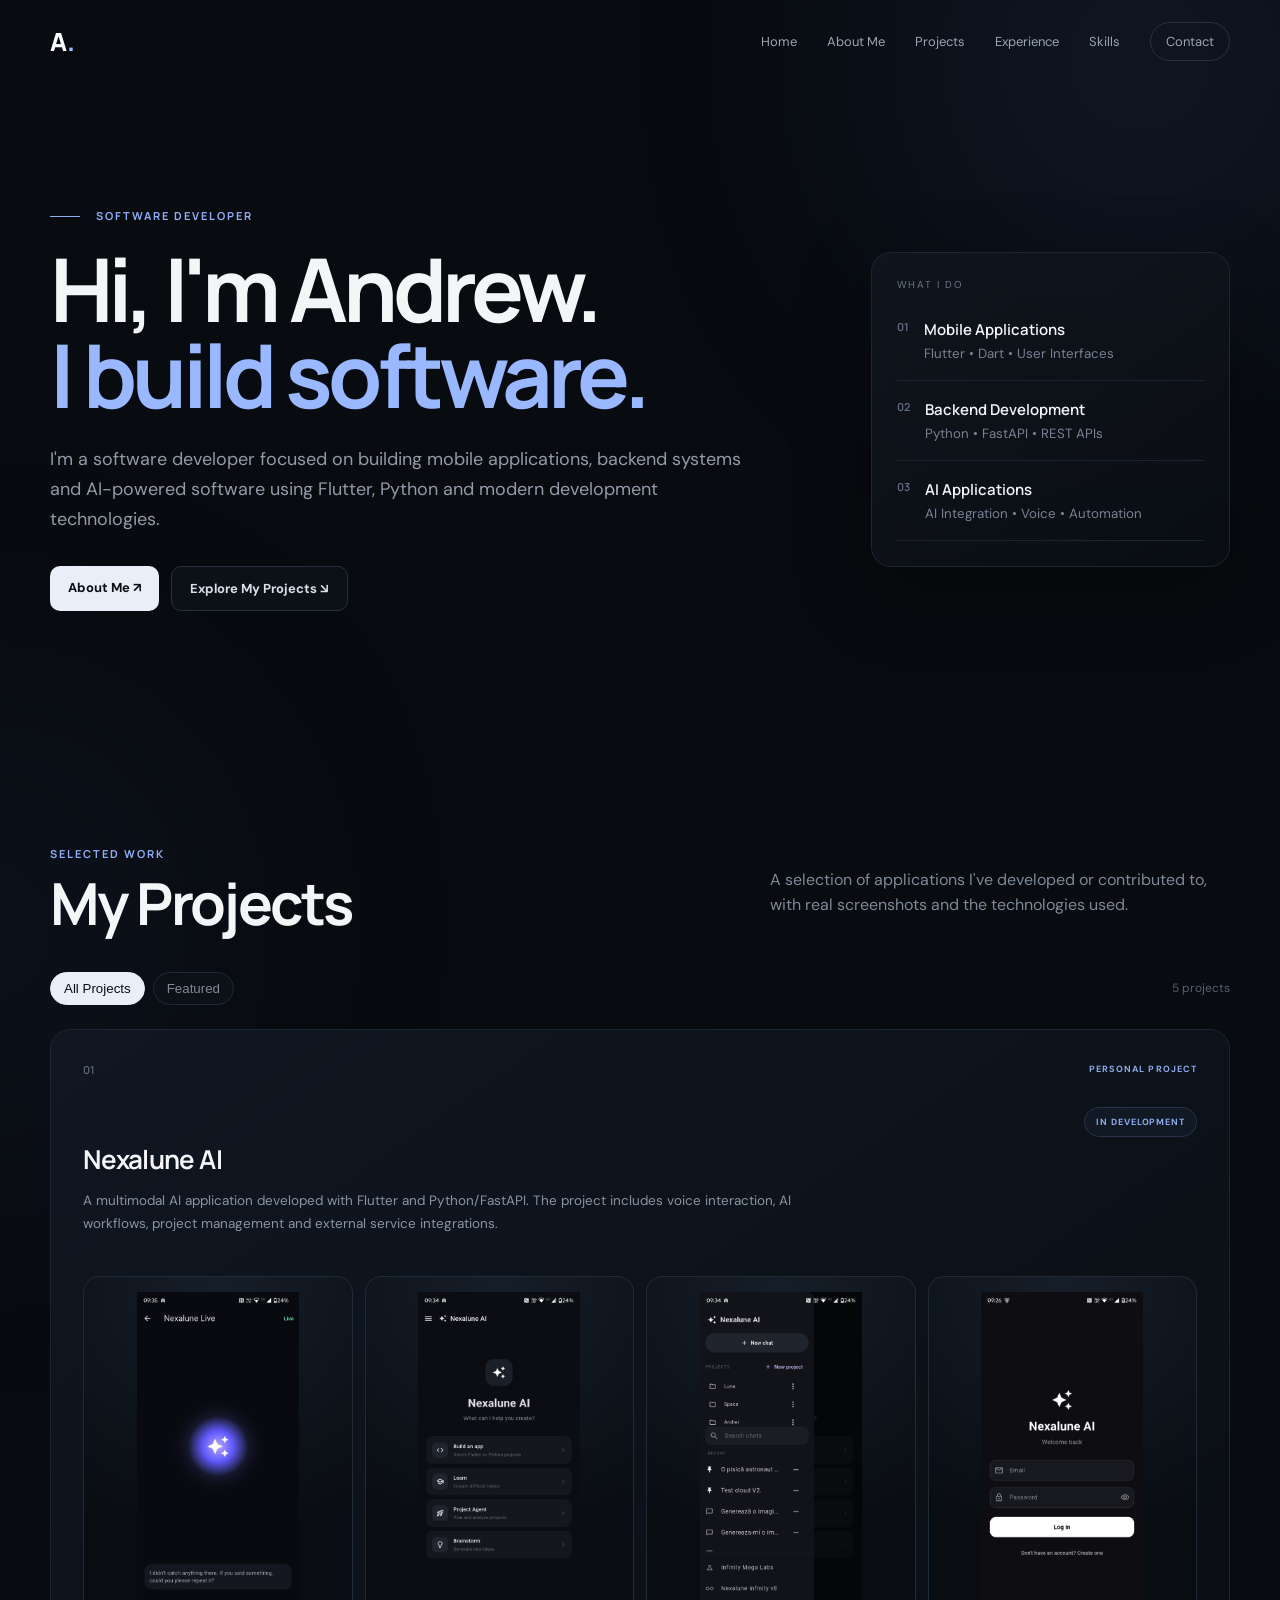
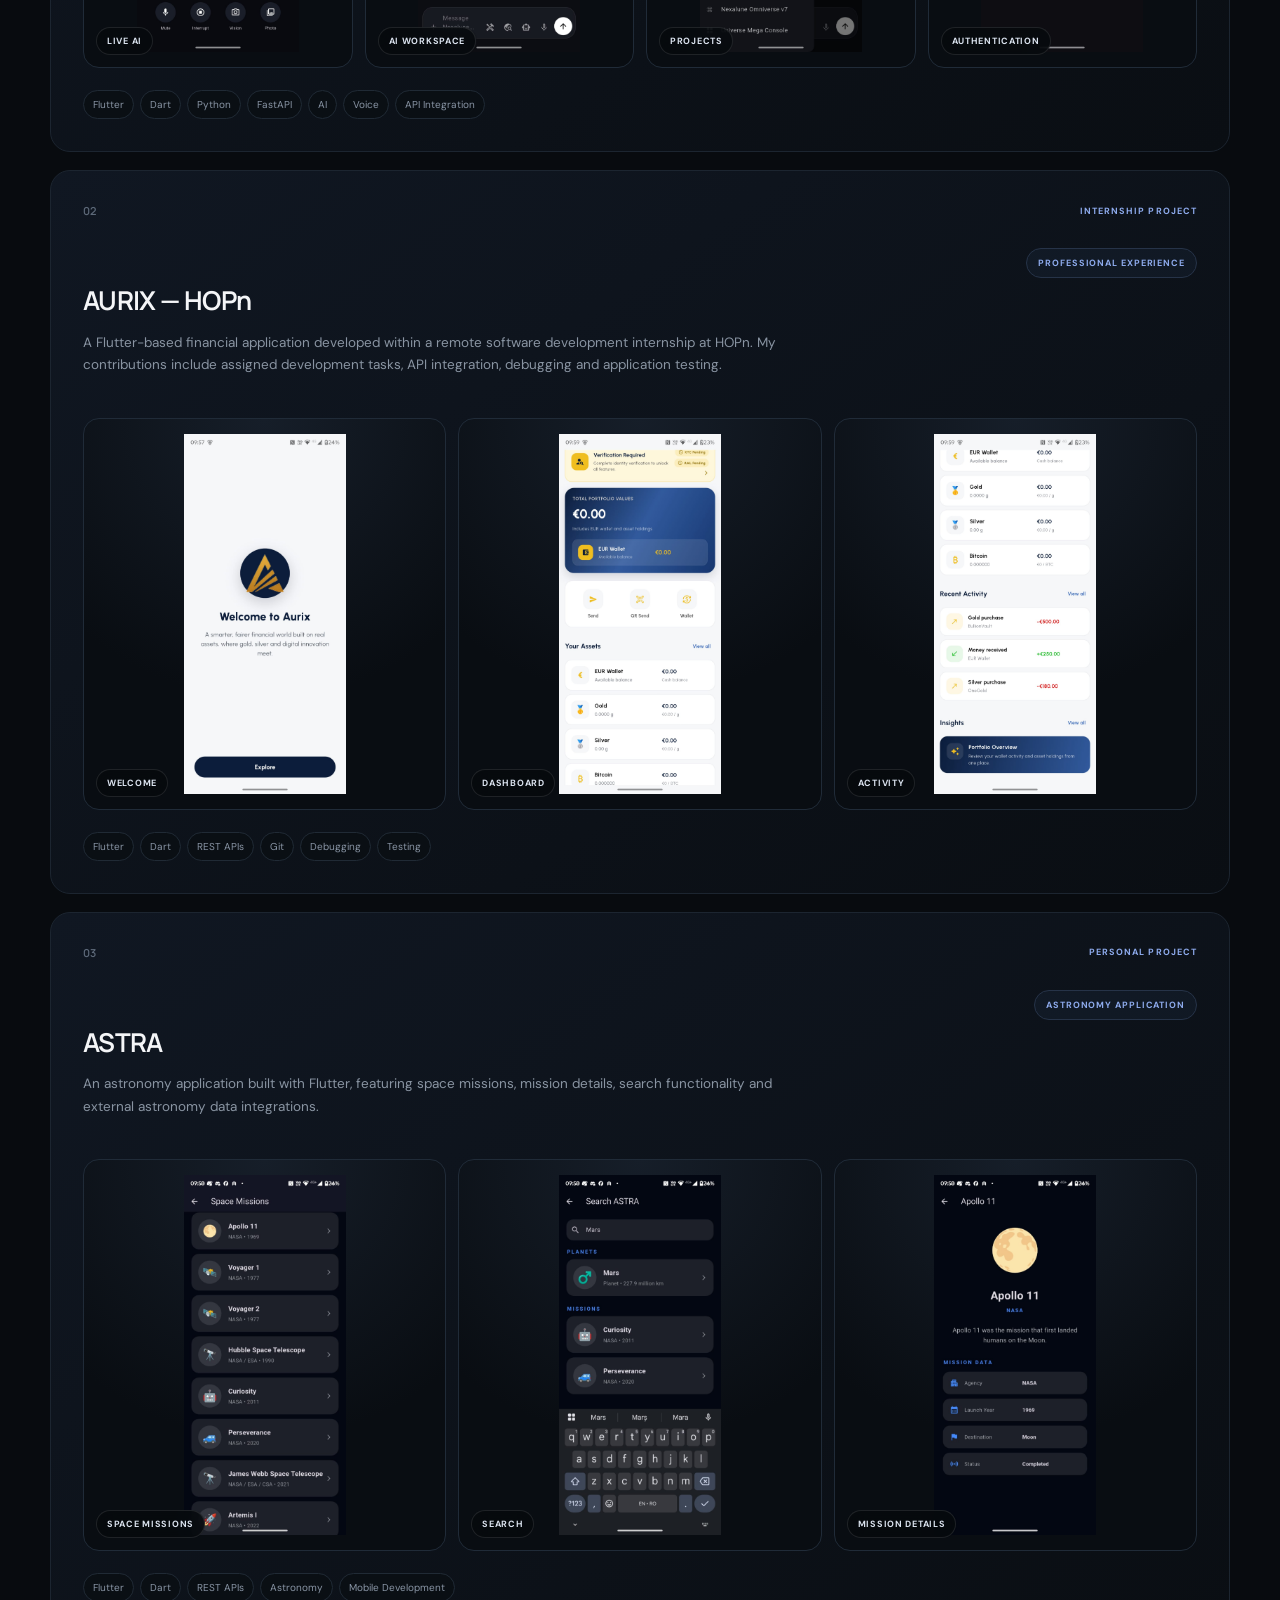
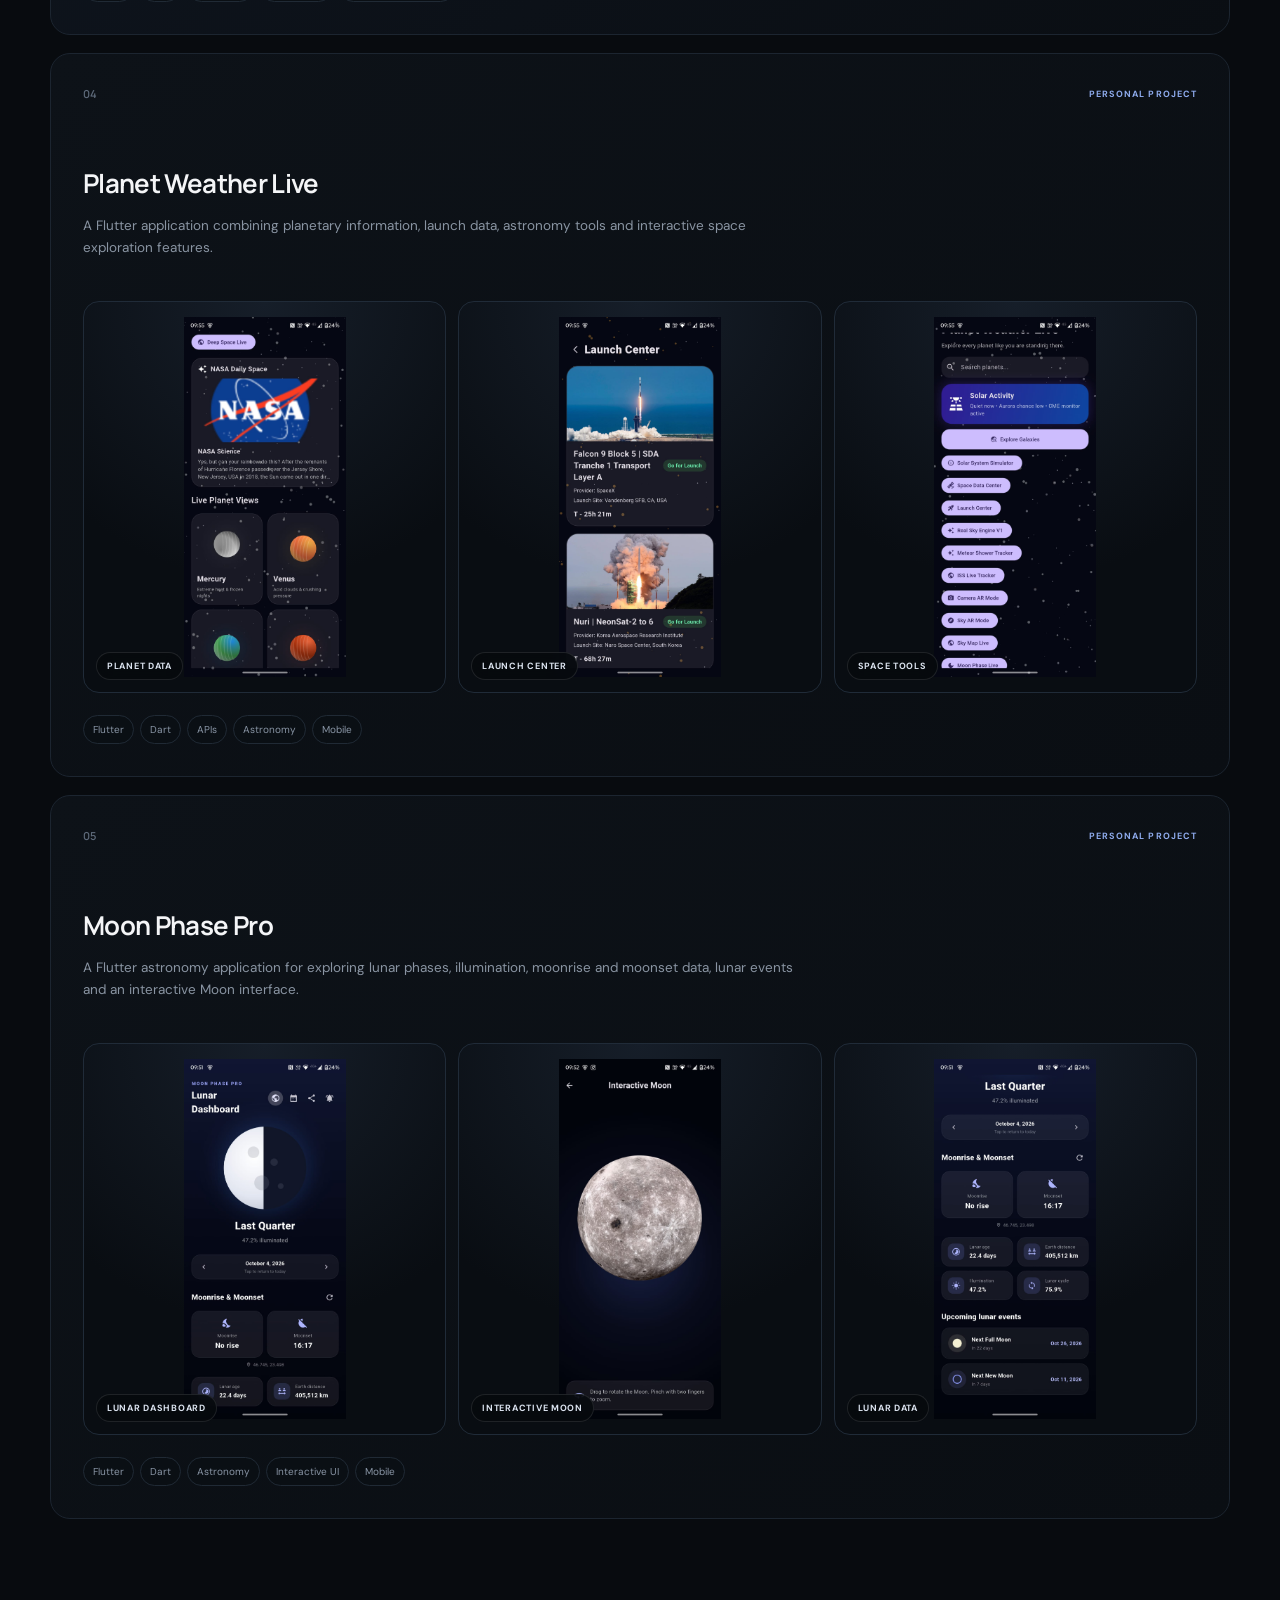
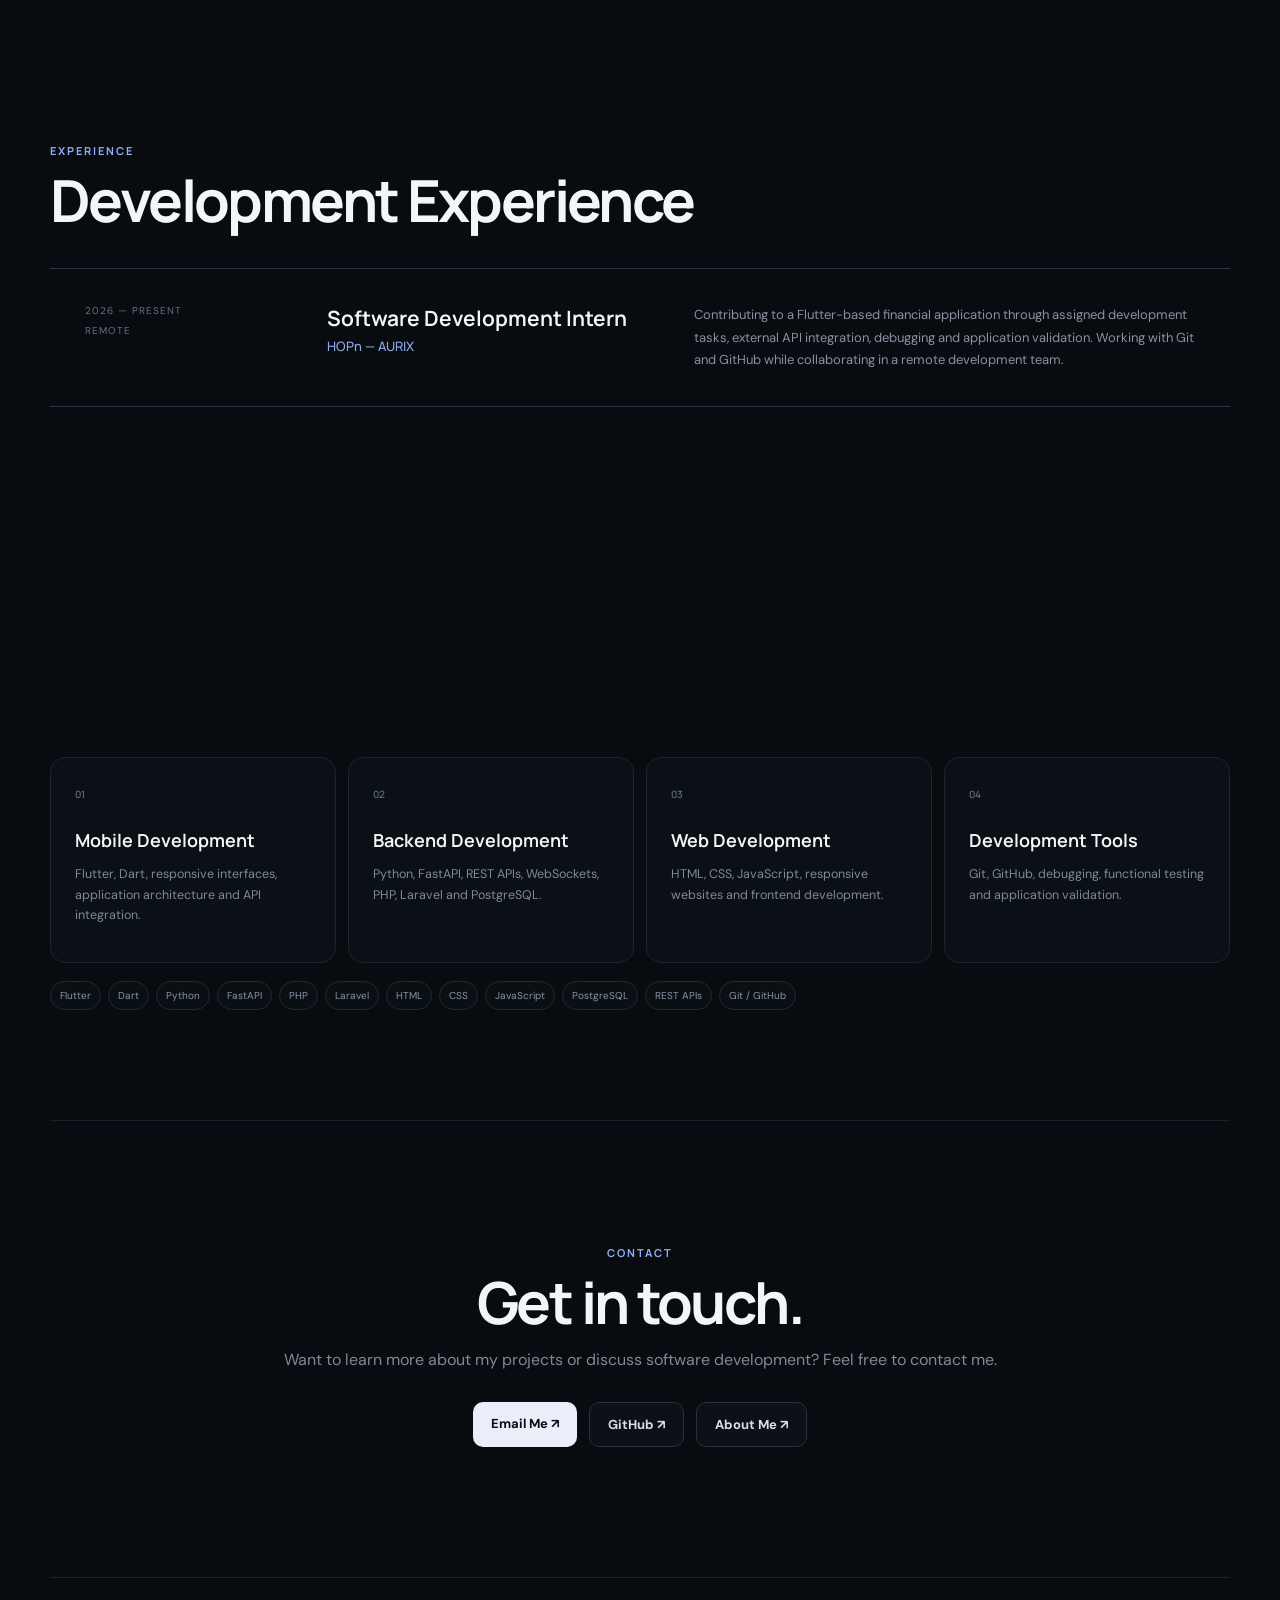
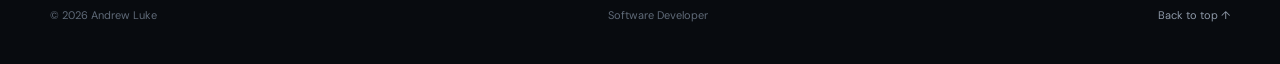
<file: index.html>
<!doctype html>
<html lang="en">

<head>
  <meta charset="utf-8">
  <meta name="viewport" content="width=device-width, initial-scale=1">

  <meta
    name="description"
    content="Andrew Luke — Software Developer specializing in Flutter, Python, APIs and AI applications."
  >

  <title>Andrew Luke — Software Developer</title>

  <link rel="preconnect" href="https://fonts.googleapis.com">
  <link rel="preconnect" href="https://fonts.gstatic.com" crossorigin>

  <link
    href="https://fonts.googleapis.com/css2?family=DM+Sans:wght@400;500;600;700&family=Manrope:wght@500;600;700;800&display=swap"
    rel="stylesheet"
  >

  <link rel="stylesheet" href="style.css">
</head>

<body>

  <div class="noise"></div>
  <div class="orb orb1"></div>
  <div class="orb orb2"></div>

  <!-- ========================= -->
  <!-- NAVIGATION -->
  <!-- ========================= -->

  <header class="nav shell">

    <a class="logo" href="#home">
      A<span>.</span>
    </a>

    <nav>
      <a href="#home">Home</a>
      <a href="about.html">About Me</a>
      <a href="#work">Projects</a>
      <a href="#experience">Experience</a>
      <a href="#skills">Skills</a>
      <a class="pill" href="#contact">Contact</a>
    </nav>

  </header>

  <main>

    <!-- ========================= -->
    <!-- HOME -->
    <!-- ========================= -->

    <section class="hero shell" id="home">

      <div class="hero-copy reveal">

        <div class="overline">
          <i></i>
          SOFTWARE DEVELOPER
        </div>

        <h1>
          Hi, I'm Andrew.
          <br>
          <em>I build software.</em>
        </h1>

        <p>
          I'm a software developer focused on building
          mobile applications, backend systems and
          AI-powered software using Flutter, Python
          and modern development technologies.
        </p>

        <div class="actions">

          <a class="button primary" href="about.html">
            About Me <b>↗</b>
          </a>

          <a class="button secondary" href="#work">
            Explore My Projects ↘
          </a>

        </div>

      </div>

      <div class="hero-panel reveal">

        <div class="panel-label">
          WHAT I DO
        </div>

        <div class="focus-item">
          <span>01</span>

          <div>
            <b>Mobile Applications</b>
            <small>
              Flutter • Dart • User Interfaces
            </small>
          </div>
        </div>

        <div class="focus-item">
          <span>02</span>

          <div>
            <b>Backend Development</b>
            <small>
              Python • FastAPI • REST APIs
            </small>
          </div>
        </div>

        <div class="focus-item">
          <span>03</span>

          <div>
            <b>AI Applications</b>
            <small>
              AI Integration • Voice • Automation
            </small>
          </div>
        </div>

      </div>

    </section>

    <!-- ========================= -->
    <!-- PROJECTS -->
    <!-- ========================= -->

    <section class="section shell" id="work">

      <div class="section-title reveal">

        <div>
          <span class="overline">
            SELECTED WORK
          </span>

          <h2>
            My Projects
          </h2>
        </div>

        <p>
          A selection of applications I've developed
          or contributed to, with real screenshots
          and the technologies used.
        </p>

      </div>

      <div class="filters reveal">

        <button class="active" data-filter="all">
          All Projects
        </button>

        <button data-filter="featured">
          Featured
        </button>

        <span>
          5 projects
        </span>

      </div>

      <div class="project-grid">

        <!-- ========================= -->
        <!-- PROJECT 01: NEXALUNE AI -->
        <!-- ========================= -->

        <article
          class="project-card featured-card showcase-card"
          data-project
        >

          <div class="card-top">

            <span class="index">
              01
            </span>

            <span class="badge">
              PERSONAL PROJECT
            </span>

          </div>

          <div class="showcase-heading">

            <div>

              <h3>
                Nexalune AI
              </h3>

              <p>
                A multimodal AI application developed
                with Flutter and Python/FastAPI.
                The project includes voice interaction,
                AI workflows, project management
                and external service integrations.
              </p>

            </div>

            <span class="product-status">
              IN DEVELOPMENT
            </span>

          </div>

          <div class="project-gallery">

            <div class="project-shot">

              <img
                src="assets/nexalune-live.jpeg"
                alt="Nexalune AI live interface"
                loading="lazy"
              >

              <span class="shot-label">
                Live AI
              </span>

            </div>

            <div class="project-shot">

              <img
                src="assets/nexalune-home.jpeg"
                alt="Nexalune AI home workspace"
                loading="lazy"
              >

              <span class="shot-label">
                AI Workspace
              </span>

            </div>

            <div class="project-shot">

              <img
                src="assets/nexalune-projects.jpeg"
                alt="Nexalune AI projects"
                loading="lazy"
              >

              <span class="shot-label">
                Projects
              </span>

            </div>

            <div class="project-shot">

              <img
                src="assets/nexalune-login.jpeg"
                alt="Nexalune AI login screen"
                loading="lazy"
              >

              <span class="shot-label">
                Authentication
              </span>

            </div>

          </div>

          <div class="tags">

            <span>Flutter</span>
            <span>Dart</span>
            <span>Python</span>
            <span>FastAPI</span>
            <span>AI</span>
            <span>Voice</span>
            <span>API Integration</span>

          </div>

        </article>

        <!-- ========================= -->
        <!-- PROJECT 02: AURIX -->
        <!-- ========================= -->

        <article
          class="project-card featured-card showcase-card"
          data-project
        >

          <div class="card-top">

            <span class="index">
              02
            </span>

            <span class="badge">
              INTERNSHIP PROJECT
            </span>

          </div>

          <div class="showcase-heading">

            <div>

              <h3>
                AURIX — HOPn
              </h3>

              <p>
                A Flutter-based financial application
                developed within a remote software
                development internship at HOPn.

                My contributions include assigned
                development tasks, API integration,
                debugging and application testing.
              </p>

            </div>

            <span class="product-status">
              PROFESSIONAL EXPERIENCE
            </span>

          </div>

          <div class="project-gallery">

            <div class="project-shot">

              <img
                src="assets/aurix-welcome.jpeg"
                alt="AURIX welcome interface"
                loading="lazy"
              >

              <span class="shot-label">
                Welcome
              </span>

            </div>

            <div class="project-shot">

              <img
                src="assets/aurix-dashboard.jpeg"
                alt="AURIX financial dashboard"
                loading="lazy"
              >

              <span class="shot-label">
                Dashboard
              </span>

            </div>

            <div class="project-shot">

              <img
                src="assets/aurix-activity.jpeg"
                alt="AURIX application activity"
                loading="lazy"
              >

              <span class="shot-label">
                Activity
              </span>

            </div>

          </div>

          <div class="tags">

            <span>Flutter</span>
            <span>Dart</span>
            <span>REST APIs</span>
            <span>Git</span>
            <span>Debugging</span>
            <span>Testing</span>

          </div>

        </article>

        <!-- ========================= -->
        <!-- PROJECT 03: ASTRA -->
        <!-- ========================= -->

        <article
          class="project-card featured-card showcase-card"
          data-project
        >

          <div class="card-top">

            <span class="index">
              03
            </span>

            <span class="badge">
              PERSONAL PROJECT
            </span>

          </div>

          <div class="showcase-heading">

            <div>

              <h3>
                ASTRA
              </h3>

              <p>
                An astronomy application built with
                Flutter, featuring space missions,
                mission details, search functionality
                and external astronomy data integrations.
              </p>

            </div>

            <span class="product-status">
              ASTRONOMY APPLICATION
            </span>

          </div>

          <div class="project-gallery">

            <div class="project-shot">

              <img
                src="assets/astra-missions.jpeg"
                alt="ASTRA space missions"
                loading="lazy"
              >

              <span class="shot-label">
                Space Missions
              </span>

            </div>

            <div class="project-shot">

              <img
                src="assets/astra-search.jpeg"
                alt="ASTRA search interface"
                loading="lazy"
              >

              <span class="shot-label">
                Search
              </span>

            </div>

            <div class="project-shot">

              <img
                src="assets/astra-apollo.jpeg"
                alt="ASTRA Apollo mission details"
                loading="lazy"
              >

              <span class="shot-label">
                Mission Details
              </span>

            </div>

          </div>

          <div class="tags">

            <span>Flutter</span>
            <span>Dart</span>
            <span>REST APIs</span>
            <span>Astronomy</span>
            <span>Mobile Development</span>

          </div>

        </article>

        <!-- ========================= -->
        <!-- PROJECT 04: PLANET WEATHER -->
        <!-- ========================= -->

        <article
          class="project-card showcase-card"
          data-project
        >

          <div class="card-top">

            <span class="index">
              04
            </span>

            <span class="badge">
              PERSONAL PROJECT
            </span>

          </div>

          <div class="showcase-heading">

            <div>

              <h3>
                Planet Weather Live
              </h3>

              <p>
                A Flutter application combining
                planetary information, launch data,
                astronomy tools and interactive
                space exploration features.
              </p>

            </div>

          </div>

          <div class="project-gallery">

            <div class="project-shot">

              <img
                src="assets/planet-live.jpeg"
                alt="Planet Weather Live planetary information"
                loading="lazy"
              >

              <span class="shot-label">
                Planet Data
              </span>

            </div>

            <div class="project-shot">

              <img
                src="assets/planet-launch.jpeg"
                alt="Planet Weather Live launch information"
                loading="lazy"
              >

              <span class="shot-label">
                Launch Center
              </span>

            </div>

            <div class="project-shot">

              <img
                src="assets/planet-features.jpeg"
                alt="Planet Weather Live features"
                loading="lazy"
              >

              <span class="shot-label">
                Space Tools
              </span>

            </div>

          </div>

          <div class="tags">

            <span>Flutter</span>
            <span>Dart</span>
            <span>APIs</span>
            <span>Astronomy</span>
            <span>Mobile</span>

          </div>

        </article>

        <!-- ========================= -->
        <!-- PROJECT 05: MOON PHASE PRO -->
        <!-- ========================= -->

        <article
          class="project-card showcase-card"
          data-project
        >

          <div class="card-top">

            <span class="index">
              05
            </span>

            <span class="badge">
              PERSONAL PROJECT
            </span>

          </div>

          <div class="showcase-heading">

            <div>

              <h3>
                Moon Phase Pro
              </h3>

              <p>
                A Flutter astronomy application
                for exploring lunar phases,
                illumination, moonrise and moonset
                data, lunar events and an
                interactive Moon interface.
              </p>

            </div>

          </div>

          <div class="project-gallery">

            <div class="project-shot">

              <img
                src="assets/moon-dashboard.jpeg"
                alt="Moon Phase Pro lunar dashboard"
                loading="lazy"
              >

              <span class="shot-label">
                Lunar Dashboard
              </span>

            </div>

            <div class="project-shot">

              <img
                src="assets/moon-interactive.jpeg"
                alt="Moon Phase Pro interactive Moon"
                loading="lazy"
              >

              <span class="shot-label">
                Interactive Moon
              </span>

            </div>

            <div class="project-shot">

              <img
                src="assets/moon-data.jpeg"
                alt="Moon Phase Pro lunar information"
                loading="lazy"
              >

              <span class="shot-label">
                Lunar Data
              </span>

            </div>

          </div>

          <div class="tags">

            <span>Flutter</span>
            <span>Dart</span>
            <span>Astronomy</span>
            <span>Interactive UI</span>
            <span>Mobile</span>

          </div>

        </article>

      </div>

    </section>

    <!-- ========================= -->
    <!-- EXPERIENCE -->
    <!-- ========================= -->

    <section
      class="section shell experience"
      id="experience"
    >

      <div class="section-title reveal">

        <div>

          <span class="overline">
            EXPERIENCE
          </span>

          <h2>
            Development Experience
          </h2>

        </div>

      </div>

      <div class="experience-card reveal">

        <div class="experience-meta">

          <span>
            2026 — PRESENT
          </span>

          <span>
            REMOTE
          </span>

        </div>

        <div>

          <h3>
            Software Development Intern
          </h3>

          <h4>
            HOPn — AURIX
          </h4>

        </div>

        <p>
          Contributing to a Flutter-based financial
          application through assigned development
          tasks, external API integration,
          debugging and application validation.

          Working with Git and GitHub while
          collaborating in a remote development team.
        </p>

      </div>

    </section>

    <!-- ========================= -->
    <!-- SKILLS -->
    <!-- ========================= -->

    <section
      class="section shell"
      id="skills"
    >

      <div class="section-title reveal">

        <div>

          <span class="overline">
            TECHNICAL SKILLS
          </span>

          <h2>
            Technologies I Use
          </h2>

        </div>

      </div>

      <div class="skill-grid reveal">

        <div>

          <span>01</span>

          <h3>
            Mobile Development
          </h3>

          <p>
            Flutter, Dart, responsive interfaces,
            application architecture and
            API integration.
          </p>

        </div>

        <div>

          <span>02</span>

          <h3>
            Backend Development
          </h3>

          <p>
            Python, FastAPI, REST APIs,
            WebSockets, PHP, Laravel
            and PostgreSQL.
          </p>

        </div>

        <div>

          <span>03</span>

          <h3>
            Web Development
          </h3>

          <p>
            HTML, CSS, JavaScript,
            responsive websites and
            frontend development.
          </p>

        </div>

        <div>

          <span>04</span>

          <h3>
            Development Tools
          </h3>

          <p>
            Git, GitHub, debugging,
            functional testing and
            application validation.
          </p>

        </div>

      </div>

      <div class="tech-row reveal">

        <span>Flutter</span>
        <span>Dart</span>
        <span>Python</span>
        <span>FastAPI</span>
        <span>PHP</span>
        <span>Laravel</span>
        <span>HTML</span>
        <span>CSS</span>
        <span>JavaScript</span>
        <span>PostgreSQL</span>
        <span>REST APIs</span>
        <span>Git / GitHub</span>

      </div>

    </section>

    <!-- ========================= -->
    <!-- CONTACT -->
    <!-- ========================= -->

    <section
      class="contact shell reveal"
      id="contact"
    >

      <span class="overline">
        CONTACT
      </span>

      <h2>
        Get in touch.
      </h2>

      <p>
        Want to learn more about my projects
        or discuss software development?
        Feel free to contact me.
      </p>

      <div class="actions center">

        <a
          class="button primary"
          href="mailto:andreiutzsuperb@gmail.com"
        >
          Email Me ↗
        </a>

        <a
          class="button secondary"
          href="https://github.com/andrewluke-dev"
          target="_blank"
          rel="noopener noreferrer"
        >
          GitHub ↗
        </a>

        <a
          class="button secondary"
          href="about.html"
        >
          About Me ↗
        </a>

      </div>

    </section>

  </main>

  <!-- ========================= -->
  <!-- FOOTER -->
  <!-- ========================= -->

  <footer class="shell">

    <span>
      © 2026 Andrew Luke
    </span>

    <span>
      Software Developer
    </span>

    <a href="#home">
      Back to top ↑
    </a>

  </footer>

  <script src="script.js"></script>

</body>
</html>
</file>
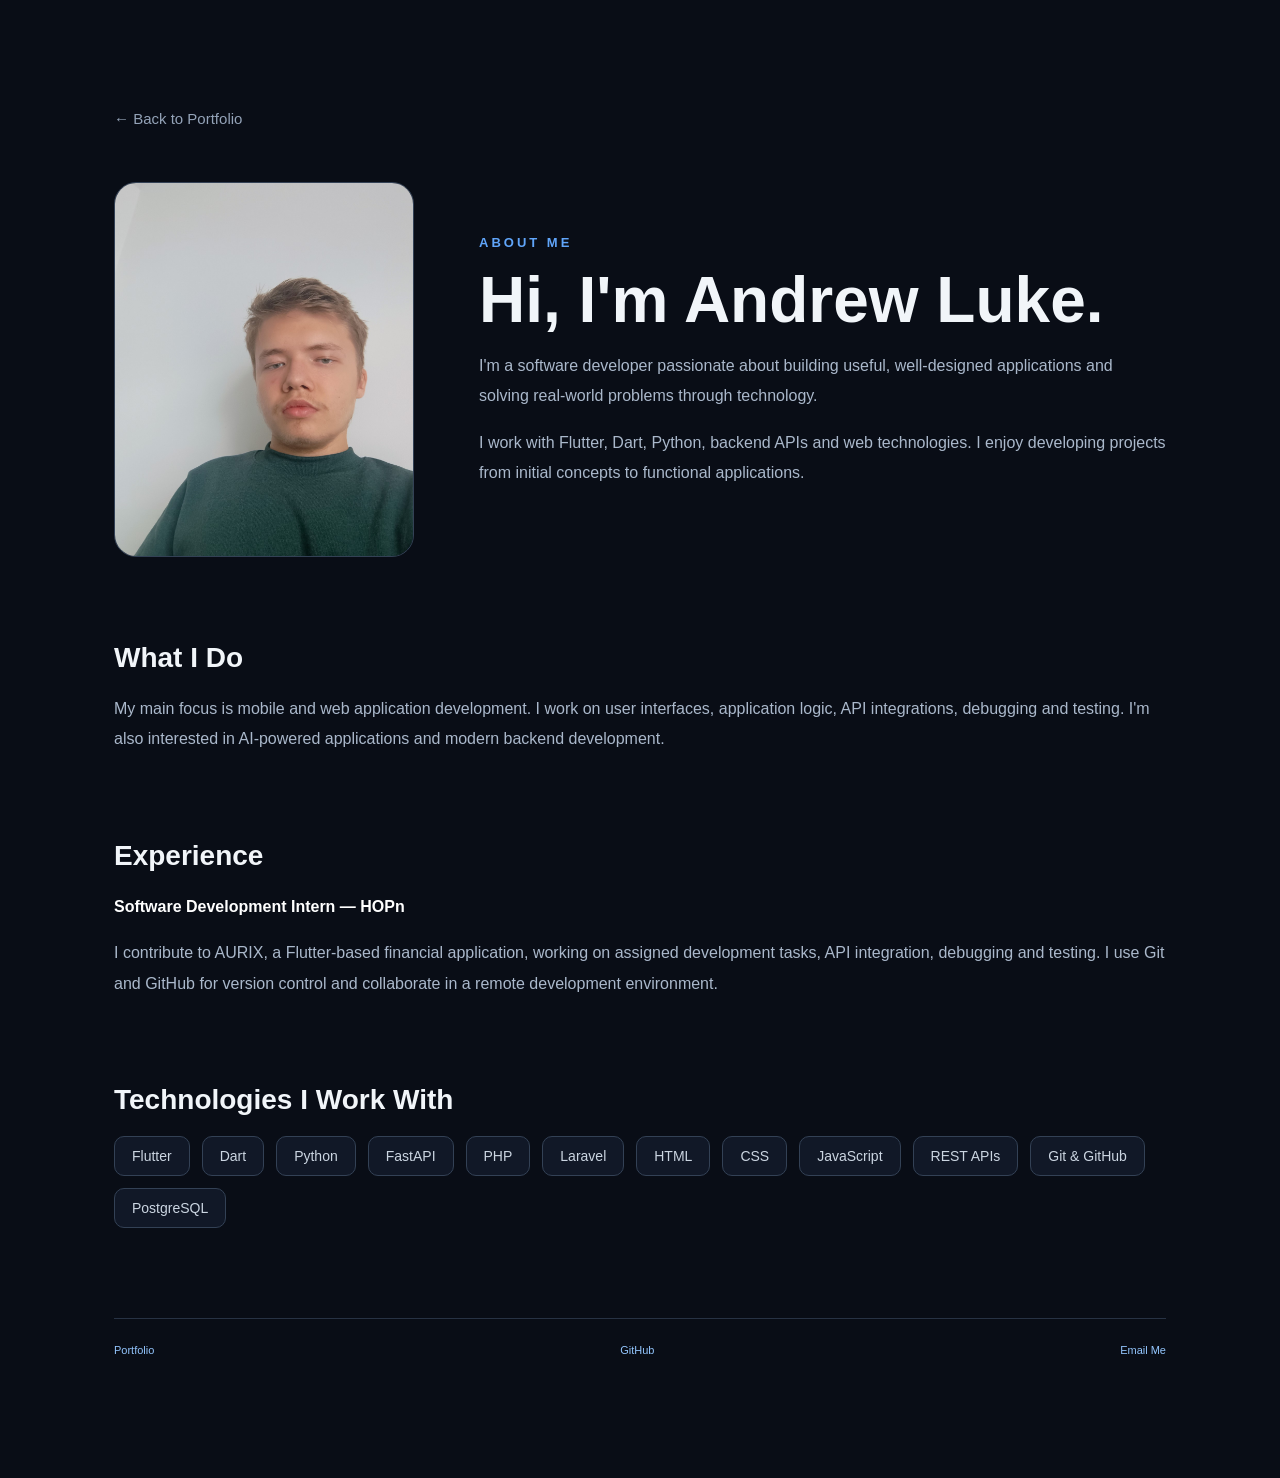
<file: about.html>
<!DOCTYPE html>
<html lang="en">
<head>
  <meta charset="UTF-8">
  <meta name="viewport" content="width=device-width, initial-scale=1.0">

  <meta
    name="description"
    content="About Andrew Luke - Software Developer"
  >

  <title>About Me | Andrew Luke</title>

  <link rel="stylesheet" href="style.css">

  <style>
    /* =========================
       ABOUT PAGE
    ========================= */

    body {
      margin: 0;
      min-height: 100vh;
      background: #090d16;
    }

    .about-page {
      max-width: 1100px;
      margin: 0 auto;
      padding: 110px 24px 80px;
      color: #f1f5f9;
      font-family: Inter, Arial, sans-serif;
      box-sizing: border-box;
    }

    /* =========================
       BACK BUTTON
    ========================= */

    .about-back {
      display: inline-block;
      margin-bottom: 55px;
      color: #94a3b8;
      text-decoration: none;
      font-size: 15px;
      transition: color 0.2s ease;
    }

    .about-back:hover {
      color: #ffffff;
    }

    /* =========================
       HERO SECTION
    ========================= */

    .about-hero {
      display: grid;
      grid-template-columns: 300px minmax(0, 1fr);
      gap: 65px;
      align-items: center;
    }

    /* =========================
       PROFILE PHOTO FIX
    ========================= */

    .about-hero .about-photo {
      display: block !important;
      width: 100% !important;
      max-width: 300px !important;
      height: auto !important;
      aspect-ratio: 4 / 5;
      object-fit: cover;
      object-position: center 30%;

      border-radius: 22px;
      border: 1px solid #334155;
      background: #111827;

      opacity: 1 !important;
      visibility: visible !important;
      position: relative !important;
      z-index: 10 !important;

      transform: none !important;
      filter: none !important;

      box-sizing: border-box;
    }

    .about-label {
      color: #60a5fa;
      text-transform: uppercase;
      letter-spacing: 3px;
      font-size: 13px;
      font-weight: 700;
    }

    .about-hero h1 {
      font-size: clamp(38px, 5vw, 65px);
      margin: 15px 0;
      line-height: 1.1;
      color: #f1f5f9;
    }

    .about-hero p,
    .about-section p {
      color: #aab8cb;
      line-height: 1.9;
      font-size: 16px;
    }

    /* =========================
       CONTENT SECTIONS
    ========================= */

    .about-section {
      margin-top: 85px;
    }

    .about-section h2 {
      font-size: 28px;
      margin-bottom: 20px;
      color: #f1f5f9;
    }

    .about-section strong {
      color: #ffffff;
    }

    /* =========================
       TECHNOLOGIES
    ========================= */

    .skills-list {
      display: flex;
      flex-wrap: wrap;
      gap: 12px;
    }

    .skills-list span {
      display: inline-block;
      padding: 11px 17px;
      border: 1px solid #334155;
      border-radius: 10px;
      color: #cbd5e1;
      background: #111827;
      font-size: 14px;
    }

    /* =========================
       FOOTER
    ========================= */

    .about-footer {
      margin-top: 90px;
      padding-top: 25px;
      border-top: 1px solid #273244;

      display: flex;
      gap: 25px;
      flex-wrap: wrap;
    }

    .about-footer a {
      color: #93c5fd;
      text-decoration: none;
    }

    .about-footer a:hover {
      color: #ffffff;
    }

    /* =========================
       RESPONSIVE DESIGN
    ========================= */

    @media (max-width: 700px) {
      .about-page {
        padding: 55px 20px 60px;
      }

      .about-back {
        margin-bottom: 35px;
      }

      .about-hero {
        grid-template-columns: 1fr;
        gap: 30px;
      }

      .about-hero .about-photo {
        max-width: 300px !important;
      }

      .about-section {
        margin-top: 55px;
      }

      .about-hero h1 {
        font-size: 38px;
      }

      .about-footer {
        margin-top: 60px;
      }
    }
  </style>
</head>

<body>

  <main class="about-page">

    <!-- BACK TO PORTFOLIO -->

    <a class="about-back" href="index.html">
      ← Back to Portfolio
    </a>

    <!-- ABOUT HERO -->

    <section class="about-hero">

      <img
        class="about-photo"
        src="assets/profile.jpg"
        alt="Portrait of Andrew Luke"
        width="300"
        height="375"
        loading="eager"
      >

      <div>

        <div class="about-label">
          About Me
        </div>

        <h1>
          Hi, I'm Andrew Luke.
        </h1>

        <p>
          I'm a software developer passionate about
          building useful, well-designed applications
          and solving real-world problems through
          technology.
        </p>

        <p>
          I work with Flutter, Dart, Python,
          backend APIs and web technologies.
          I enjoy developing projects from
          initial concepts to functional applications.
        </p>

      </div>

    </section>

    <!-- WHAT I DO -->

    <section class="about-section">

      <h2>
        What I Do
      </h2>

      <p>
        My main focus is mobile and web application
        development.

        I work on user interfaces, application logic,
        API integrations, debugging and testing.

        I'm also interested in AI-powered applications
        and modern backend development.
      </p>

    </section>

    <!-- EXPERIENCE -->

    <section class="about-section">

      <h2>
        Experience
      </h2>

      <p>
        <strong>
          Software Development Intern — HOPn
        </strong>
      </p>

      <p>
        I contribute to AURIX, a Flutter-based
        financial application, working on assigned
        development tasks, API integration,
        debugging and testing.

        I use Git and GitHub for version control
        and collaborate in a remote development
        environment.
      </p>

    </section>

    <!-- TECHNOLOGIES -->

    <section class="about-section">

      <h2>
        Technologies I Work With
      </h2>

      <div class="skills-list">

        <span>Flutter</span>
        <span>Dart</span>
        <span>Python</span>
        <span>FastAPI</span>
        <span>PHP</span>
        <span>Laravel</span>
        <span>HTML</span>
        <span>CSS</span>
        <span>JavaScript</span>
        <span>REST APIs</span>
        <span>Git &amp; GitHub</span>
        <span>PostgreSQL</span>

      </div>

    </section>

    <!-- FOOTER -->

    <footer class="about-footer">

      <a href="index.html">
        Portfolio
      </a>

      <a
        href="https://github.com/andrewluke-dev"
        target="_blank"
        rel="noopener noreferrer"
      >
        GitHub
      </a>

      <a href="mailto:andreiutzsuperb@gmail.com">
        Email Me
      </a>

    </footer>

  </main>

</body>
</html>
</file>
<file: style.css>
* {
  box-sizing: border-box;
}

html {
  scroll-behavior: smooth;
}

body {
  margin: 0;
  background: #080b0f;
  color: #f4f5f7;
  font-family: "DM Sans", sans-serif;
  overflow-x: hidden;
}

img {
  display: block;
  max-width: 100%;
}

.shell {
  width: min(1180px, calc(100% - 48px));
  margin: auto;
}


/* ========================= */
/* BACKGROUND */
/* ========================= */

.noise {
  position: fixed;
  inset: 0;
  pointer-events: none;
  opacity: 0.025;
  z-index: 50;
}

.orb {
  position: fixed;
  border-radius: 50%;
  filter: blur(140px);
  pointer-events: none;
  opacity: 0.12;
  z-index: -1;
}

.orb1 {
  width: 480px;
  height: 480px;
  background: #5c8dff;
  top: -180px;
  right: -100px;
}

.orb2 {
  width: 420px;
  height: 420px;
  background: #4e61a8;
  top: 720px;
  left: -230px;
}


/* ========================= */
/* NAVIGATION */
/* ========================= */

.nav {
  height: 82px;
  display: flex;
  align-items: center;
  justify-content: space-between;
  position: relative;
  z-index: 5;
}

.logo {
  font: 800 25px Manrope;
  color: #ffffff;
  text-decoration: none;
}

.logo span,
.hero em {
  color: #9ab8ff;
}

.hero em {
  font-style: normal;
}

.nav nav {
  display: flex;
  align-items: center;
  gap: 30px;
}

.nav nav a {
  color: #9ba4b1;
  text-decoration: none;
  font-size: 13px;
  transition: 0.2s;
}

.nav nav a:hover {
  color: #ffffff;
}

.pill {
  border: 1px solid #29323e;
  padding: 10px 15px;
  border-radius: 999px;
}


/* ========================= */
/* HERO */
/* ========================= */

.hero {
  min-height: 650px;
  padding: 105px 0 100px;
  display: grid;
  grid-template-columns: 1.35fr 0.65fr;
  gap: 75px;
  align-items: center;
}

.overline {
  font: 700 11px Manrope;
  letter-spacing: 0.18em;
  color: #8faef6;
}

.overline i {
  display: inline-block;
  width: 30px;
  height: 1px;
  background: #8faef6;
  vertical-align: middle;
  margin-right: 12px;
}

.hero h1 {
  font: 700 clamp(52px, 7vw, 88px) / 0.98 Manrope;
  letter-spacing: -0.055em;
  margin: 22px 0 28px;
}

.hero-copy > p {
  font-size: 18px;
  line-height: 1.65;
  color: #929ba8;
  max-width: 720px;
}


/* ========================= */
/* BUTTONS */
/* ========================= */

.actions {
  display: flex;
  gap: 12px;
  flex-wrap: wrap;
  margin-top: 32px;
}

.button {
  padding: 13px 18px;
  border-radius: 10px;
  text-decoration: none;
  font-size: 13px;
  font-weight: 700;
  transition:
    transform 0.2s,
    border-color 0.2s,
    background 0.2s;
}

.button:hover {
  transform: translateY(-2px);
}

.primary {
  background: #e9eef8;
  color: #0a0e13;
}

.secondary {
  border: 1px solid #28313d;
  color: #d9dee7;
  background: #0c1117;
}


/* ========================= */
/* HERO PANEL */
/* ========================= */

.hero-panel {
  border: 1px solid #1d2631;

  background: linear-gradient(
    145deg,
    rgba(17, 23, 31, 0.88),
    rgba(10, 14, 19, 0.88)
  );

  padding: 25px;
  border-radius: 20px;

  box-shadow: 0 25px 80px rgba(0, 0, 0, 0.28);

  backdrop-filter: blur(15px);
}

.panel-label {
  font-size: 10px;
  letter-spacing: 0.16em;
  color: #687587;
  margin-bottom: 10px;
}

.focus-item {
  display: flex;
  gap: 15px;
  padding: 18px 0;
  border-bottom: 1px solid #1b242f;
}

.focus-item > span {
  font: 600 11px Manrope;
  color: #637086;
}

.focus-item b {
  display: block;
  font: 600 15px Manrope;
}

.focus-item small {
  display: block;
  color: #768294;
  margin-top: 5px;
}

.availability {
  margin-top: 22px;
  color: #9ba6b5;
  font-size: 12px;
}

.availability i {
  display: inline-block;
  width: 7px;
  height: 7px;
  border-radius: 50%;
  background: #77d9a2;
  margin-right: 8px;
  box-shadow: 0 0 14px #77d9a2;
}


/* ========================= */
/* METRICS */
/* ========================= */

.metrics {
  display: grid;
  grid-template-columns: repeat(4, 1fr);
  border-top: 1px solid #19212b;
  border-bottom: 1px solid #19212b;
}

.metrics div {
  display: flex;
  align-items: center;
  gap: 16px;
  padding: 30px;
  border-right: 1px solid #19212b;
}

.metrics div:last-child {
  border: 0;
}

.metrics strong {
  font: 700 28px Manrope;
}

.metrics span {
  font-size: 11px;
  line-height: 1.5;
  color: #6f7a89;
}


/* ========================= */
/* SECTIONS */
/* ========================= */

.section {
  padding: 110px 0;
}

.section-title {
  display: flex;
  justify-content: space-between;
  align-items: end;
  gap: 40px;
  margin-bottom: 38px;
}

.section-title h2,
.contact h2 {
  font: 700 clamp(36px, 5vw, 58px) / 1.05 Manrope;
  letter-spacing: -0.045em;
  margin: 10px 0 0;
}

.section-title > p {
  max-width: 460px;
  color: #7e8997;
  line-height: 1.6;
}


/* ========================= */
/* FILTERS */
/* ========================= */

.filters {
  display: flex;
  align-items: center;
  gap: 8px;
  margin-bottom: 24px;
}

.filters button {
  background: #0c1117;
  border: 1px solid #202a36;
  color: #7f8a98;
  border-radius: 999px;
  padding: 8px 13px;
  cursor: pointer;
  transition: 0.2s;
}

.filters button:hover {
  border-color: #53647a;
  color: white;
}

.filters button.active {
  background: #e9eef8;
  color: #0b0f14;
  border-color: #e9eef8;
}

.filters span {
  margin-left: auto;
  color: #566171;
  font-size: 12px;
}


/* ========================= */
/* PROJECT GRID */
/* ========================= */

.project-grid {
  display: grid;
  grid-template-columns: repeat(2, minmax(0, 1fr));
  gap: 18px;
}

.project-card {
  min-width: 0;

  border: 1px solid #1c2530;

  background: linear-gradient(
    145deg,
    #0d1218,
    #0a0e13
  );

  padding: 27px;
  border-radius: 20px;

  transition:
    transform 0.25s,
    border-color 0.25s,
    background 0.25s,
    box-shadow 0.25s;
}

.project-card:hover {
  transform: translateY(-5px);
  border-color: #40526a;
  background: #10161e;

  box-shadow:
    0 25px 60px rgba(0, 0, 0, 0.24);
}

.featured-card {
  background: linear-gradient(
    145deg,
    #101722,
    #0a0e13
  );
}

.card-top {
  display: flex;
  justify-content: space-between;
  align-items: center;
  gap: 15px;
}

.index {
  font: 600 11px Manrope;
  color: #5d6979;
}

.badge {
  font-size: 9px;
  font-weight: 700;
  letter-spacing: 0.12em;
  color: #8eabed;
  text-align: right;
}


/* ========================= */
/* SHOWCASE PROJECTS */
/* ========================= */

.showcase-card {
  grid-column: 1 / -1;
  padding: 32px;
}

.showcase-heading {
  display: flex;
  justify-content: space-between;
  align-items: flex-start;
  gap: 30px;
  margin-top: 30px;
}

.showcase-heading > div {
  max-width: 720px;
}

.showcase-heading h3 {
  margin-top: 0;
}

.product-status {
  flex-shrink: 0;

  border: 1px solid #263348;
  background: rgba(70, 100, 160, 0.08);

  color: #8eabed;

  border-radius: 999px;

  padding: 8px 11px;

  font-size: 9px;
  font-weight: 700;
  letter-spacing: 0.1em;
}

.project-card h3 {
  font: 650 26px Manrope;
  letter-spacing: -0.025em;
  margin: 34px 0 11px;
}

.project-card p {
  color: #8994a2;
  font-size: 13.5px;
  line-height: 1.65;
}


/* ========================= */
/* PROJECT GALLERIES */
/* ========================= */

.project-gallery {
  display: grid;
  grid-template-columns: repeat(3, minmax(0, 1fr));
  gap: 12px;
  margin-top: 28px;
}

.project-gallery .project-shot:first-child:nth-last-child(4),
.project-gallery .project-shot:first-child:nth-last-child(4) ~ .project-shot {
  width: auto;
}

.project-gallery:has(.project-shot:nth-child(4)) {
  grid-template-columns: repeat(4, minmax(0, 1fr));
}

.project-shot {
  position: relative;
  overflow: hidden;

  min-height: 390px;

  border: 1px solid #202b38;
  border-radius: 16px;

  background:
    radial-gradient(
      circle at top,
      #161e29,
      #090d12 65%
    );

  display: flex;
  align-items: center;
  justify-content: center;

  padding: 15px;

  transition:
    transform 0.25s ease,
    border-color 0.25s ease,
    box-shadow 0.25s ease;
}

.project-shot:hover {
  transform: translateY(-4px);
  border-color: #506681;

  box-shadow:
    0 20px 50px rgba(0, 0, 0, 0.35);
}

.project-shot img {
  width: 100%;
  height: 360px;

  object-fit: contain;
  object-position: center;

  border-radius: 10px;

  transition: transform 0.35s ease;
}

.project-shot:hover img {
  transform: scale(1.025);
}

.shot-label {
  position: absolute;
  left: 12px;
  bottom: 12px;

  padding: 7px 10px;

  border-radius: 999px;

  background: rgba(7, 10, 14, 0.84);
  border: 1px solid rgba(255, 255, 255, 0.1);

  backdrop-filter: blur(10px);

  color: #dbe3ef;

  font-size: 9px;
  font-weight: 700;

  letter-spacing: 0.08em;
  text-transform: uppercase;
}

.single-gallery {
  grid-template-columns: minmax(0, 420px);
}

.single-gallery .project-shot {
  min-height: 500px;
}

.single-gallery .project-shot img {
  height: 470px;
}


/* ========================= */
/* TAGS */
/* ========================= */

.tags {
  display: flex;
  flex-wrap: wrap;
  gap: 6px;
  margin-top: 22px;
}

.tags span,
.tech-row span {
  font-size: 10px;
  color: #8995a5;
  border: 1px solid #202a35;
  background: #0a0f14;
  border-radius: 999px;
  padding: 7px 9px;
}


/* ========================= */
/* EXPERIENCE */
/* ========================= */

.experience-card {
  display: grid;

  grid-template-columns:
    0.55fr
    0.9fr
    1.4fr;

  gap: 45px;

  padding: 35px;

  border-top: 1px solid #283442;
  border-bottom: 1px solid #283442;
}

.experience-meta {
  display: flex;
  flex-direction: column;
  gap: 7px;

  color: #657182;
  font-size: 10px;
  letter-spacing: 0.1em;
}

.experience-card h3 {
  font: 650 21px Manrope;
  margin: 0 0 5px;
}

.experience-card h4 {
  font: 500 13px Manrope;
  color: #8eabed;
  margin: 0;
}

.experience-card p {
  margin: 0;
  color: #8792a0;
  line-height: 1.7;
  font-size: 13px;
}


/* ========================= */
/* SKILLS */
/* ========================= */

.skill-grid {
  display: grid;
  grid-template-columns: repeat(4, 1fr);
  gap: 12px;
}

.skill-grid > div {
  border: 1px solid #1c2530;
  border-radius: 15px;
  padding: 24px;
  background: #0b1016;
  transition: 0.25s;
}

.skill-grid > div:hover {
  transform: translateY(-3px);
  border-color: #344356;
}

.skill-grid span {
  font: 600 10px Manrope;
  color: #5d6978;
}

.skill-grid h3 {
  font: 650 18px Manrope;
  margin: 25px 0 10px;
}

.skill-grid p {
  font-size: 12.5px;
  color: #7e8998;
  line-height: 1.65;
}

.tech-row {
  display: flex;
  flex-wrap: wrap;
  gap: 7px;
  margin-top: 18px;
}


/* ========================= */
/* CONTACT */
/* ========================= */

.contact {
  text-align: center;
  padding: 120px 0 130px;
  border-top: 1px solid #19212b;
}

.contact p {
  color: #7f8997;
}

.center {
  justify-content: center;
}


/* ========================= */
/* FOOTER */
/* ========================= */

footer {
  display: flex;
  justify-content: space-between;
  align-items: center;

  padding: 30px 0 42px;

  border-top: 1px solid #19212b;

  color: #5f6a78;
  font-size: 11px;
}

footer a {
  color: #8d98a7;
  text-decoration: none;
}


/* ========================= */
/* ANIMATION */
/* ========================= */

.reveal {
  opacity: 0;
  transform: translateY(18px);

  transition:
    opacity 0.65s ease,
    transform 0.65s ease;
}

.reveal.visible {
  opacity: 1;
  transform: none;
}

.project-card.hidden {
  display: none;
}


/* ========================= */
/* RESPONSIVE */
/* ========================= */

@media (max-width: 1000px) {

  .project-gallery,
  .project-gallery:has(.project-shot:nth-child(4)) {
    grid-template-columns: repeat(2, minmax(0, 1fr));
  }

  .project-shot {
    min-height: 370px;
  }

  .project-shot img {
    height: 340px;
  }
}


@media (max-width: 850px) {

  .shell {
    width: min(calc(100% - 28px), 1180px);
  }

  .nav nav a:not(.pill) {
    display: none;
  }

  .hero {
    grid-template-columns: 1fr;
    padding: 70px 0;
    gap: 45px;
  }

  .hero h1 {
    font-size: 54px;
  }

  .metrics {
    grid-template-columns: 1fr 1fr;
  }

  .metrics div:nth-child(2) {
    border-right: 0;
  }

  .project-grid {
    grid-template-columns: 1fr;
  }

  .showcase-card {
    grid-column: auto;
  }

  .section {
    padding: 75px 0;
  }

  .section-title {
    display: block;
  }

  .section-title > p {
    margin-top: 18px;
  }

  .showcase-heading {
    flex-direction: column;
    gap: 15px;
  }

  .experience-card {
    grid-template-columns: 1fr;
    gap: 18px;
  }

  .skill-grid {
    grid-template-columns: 1fr 1fr;
  }

  footer {
    flex-direction: column;
    gap: 10px;
    align-items: flex-start;
  }
}


@media (max-width: 620px) {

  .project-gallery,
  .project-gallery:has(.project-shot:nth-child(4)),
  .single-gallery {
    grid-template-columns: 1fr;
  }

  .project-shot,
  .single-gallery .project-shot {
    min-height: 440px;
  }

  .project-shot img,
  .single-gallery .project-shot img {
    height: 410px;
  }

  .showcase-card {
    padding: 22px;
  }
}


@media (max-width: 520px) {

  .hero h1 {
    font-size: 43px;
  }

  .metrics {
    grid-template-columns: 1fr;
  }

  .metrics div {
    border-right: 0;
    border-bottom: 1px solid #19212b;
  }

  .skill-grid {
    grid-template-columns: 1fr;
  }

  .project-card {
    padding: 20px;
  }

  .project-shot,
  .single-gallery .project-shot {
    min-height: 390px;
    padding: 10px;
  }

  .project-shot img,
  .single-gallery .project-shot img {
    height: 365px;
  }

  .filters span {
    display: none;
  }
}
</file>
